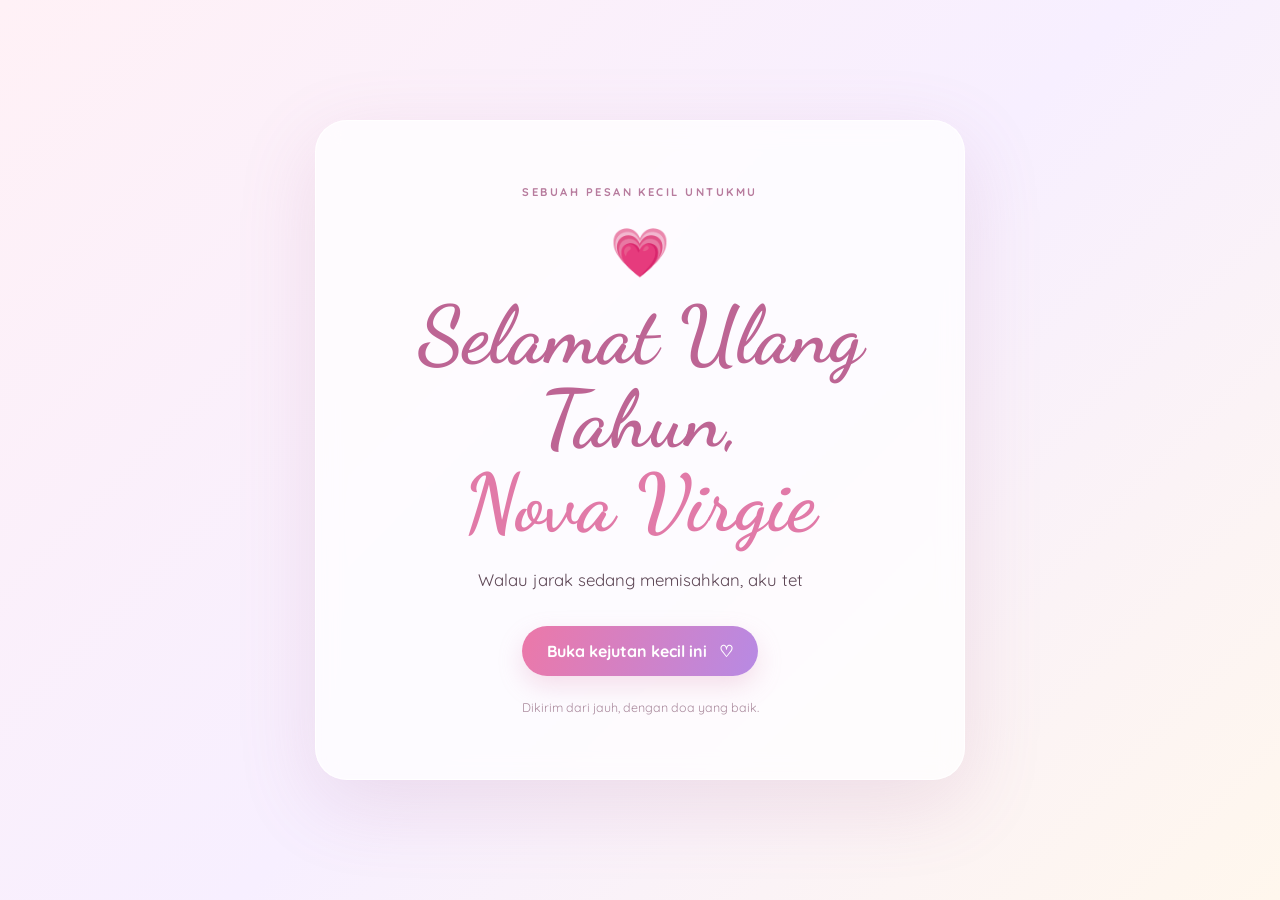
<file: index.html>
<!DOCTYPE html>
<html lang="id">
<head>
  <meta charset="UTF-8">
  <meta name="viewport" content="width=device-width, initial-scale=1.0">
  <meta name="theme-color" content="#fff0f6">
  <meta name="description" content="Sebuah kejutan kecil untuk Nova Virgie.">
  <title>Untuk Nova Virgie 💗</title>
  <link rel="preconnect" href="https://fonts.googleapis.com">
  <link rel="preconnect" href="https://fonts.gstatic.com" crossorigin>
  <link href="https://fonts.googleapis.com/css2?family=Dancing+Script:wght@600;700&family=Quicksand:wght@400;500;600;700&display=swap" rel="stylesheet">
  <link rel="stylesheet" href="style.css">
  <script src="https://cdnjs.cloudflare.com/ajax/libs/gsap/3.12.2/gsap.min.js" defer></script>
  <script src="script.js" defer></script>
</head>
<body class="home-page">
  <div class="sparkle-layer" aria-hidden="true"></div>
  <div class="home-card">
    <div class="eyebrow">SEBUAH PESAN KECIL UNTUKMU</div>
    <div class="big-heart" aria-hidden="true">💗</div>
    <h1>Selamat Ulang Tahun,<br><span>Nova Virgie</span></h1>
    <p class="greeting" id="greeting">Ada sesuatu yang ingin aku sampaikan untukmu...</p>
    <a class="primary-button" href="cause.html">Buka kejutan kecil ini <span>♡</span></a>
    <p class="tiny-note">Dikirim dari jauh, dengan doa yang baik.</p>
  </div>
  <div class="floating-hearts" aria-hidden="true"></div>
</body>
</html>
</file>
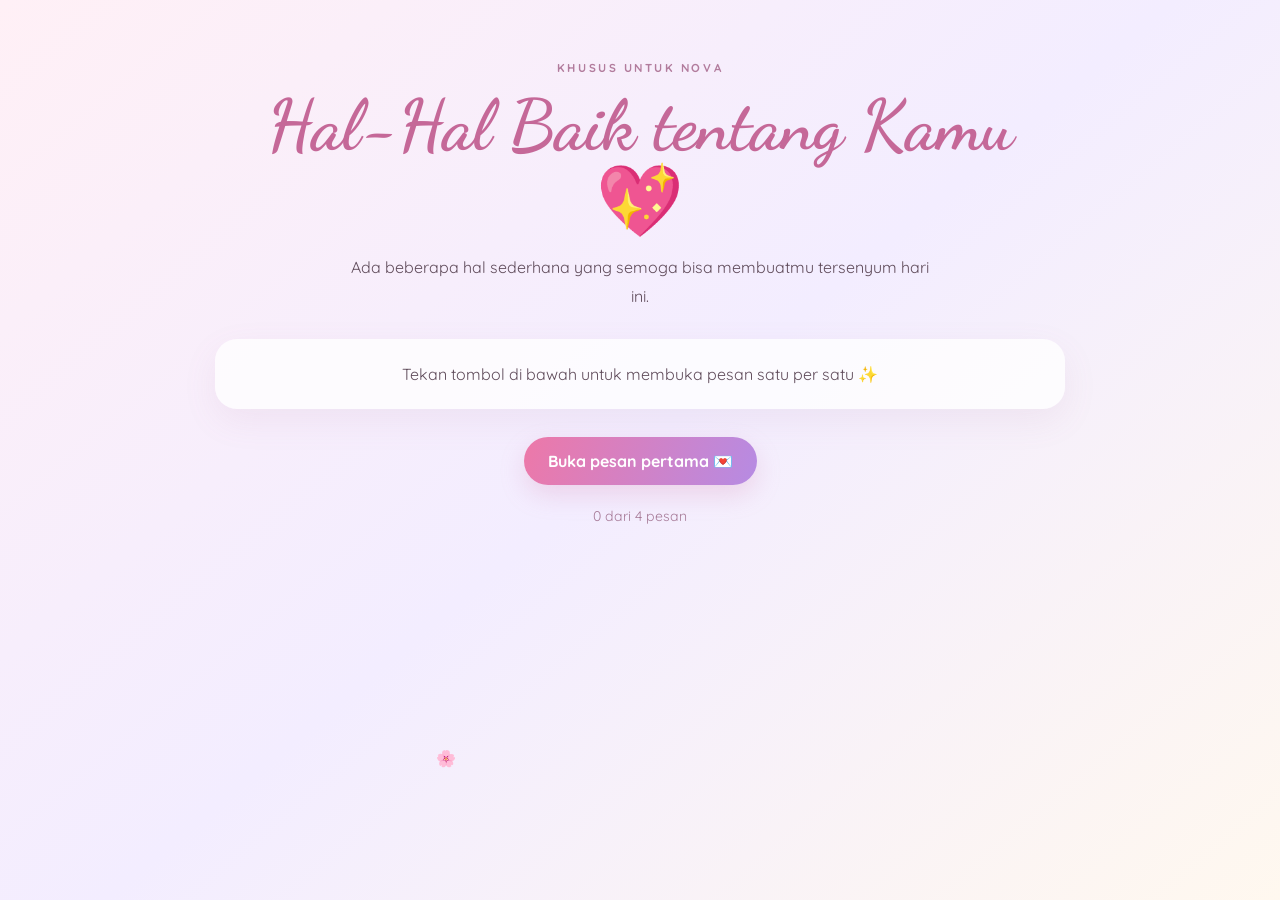
<file: cause.html>
<!DOCTYPE html>
<html lang="id">
<head>
  <meta charset="UTF-8">
  <meta name="viewport" content="width=device-width, initial-scale=1.0">
  <meta name="theme-color" content="#fff0f6">
  <title>Hal-Hal Baik tentang Nova 💕</title>
  <link rel="preconnect" href="https://fonts.googleapis.com">
  <link href="https://fonts.googleapis.com/css2?family=Dancing+Script:wght@600;700&family=Quicksand:wght@400;500;600;700&display=swap" rel="stylesheet">
  <link rel="stylesheet" href="cause.css">
  <script src="https://cdnjs.cloudflare.com/ajax/libs/gsap/3.12.2/gsap.min.js" defer></script>
  <script src="cause.js" defer></script>
</head>
<body>
  <main class="container">
    <p class="eyebrow">KHUSUS UNTUK NOVA</p>
    <h1>Hal-Hal Baik tentang Kamu 💖</h1>
    <p class="intro">Ada beberapa hal sederhana yang semoga bisa membuatmu tersenyum hari ini.</p>
    <section id="reasons-container" class="reasons" aria-live="polite">
      <div class="empty-state">Tekan tombol di bawah untuk membuka pesan satu per satu ✨</div>
    </section>
    <button class="shuffle-button" id="next-button" type="button">Buka pesan pertama 💌</button>
    <p class="reason-counter" id="reason-counter">0 dari 4 pesan</p>
    <div class="ending-section" id="ending-section" hidden>
      <div class="ending-text">Semoga hari-harimu selalu dipenuhi hal baik. 🌷</div>
      <a class="primary-button" href="last.html">Ada satu pesan lagi untukmu →</a>
    </div>
  </main>
</body>
</html>
</file>
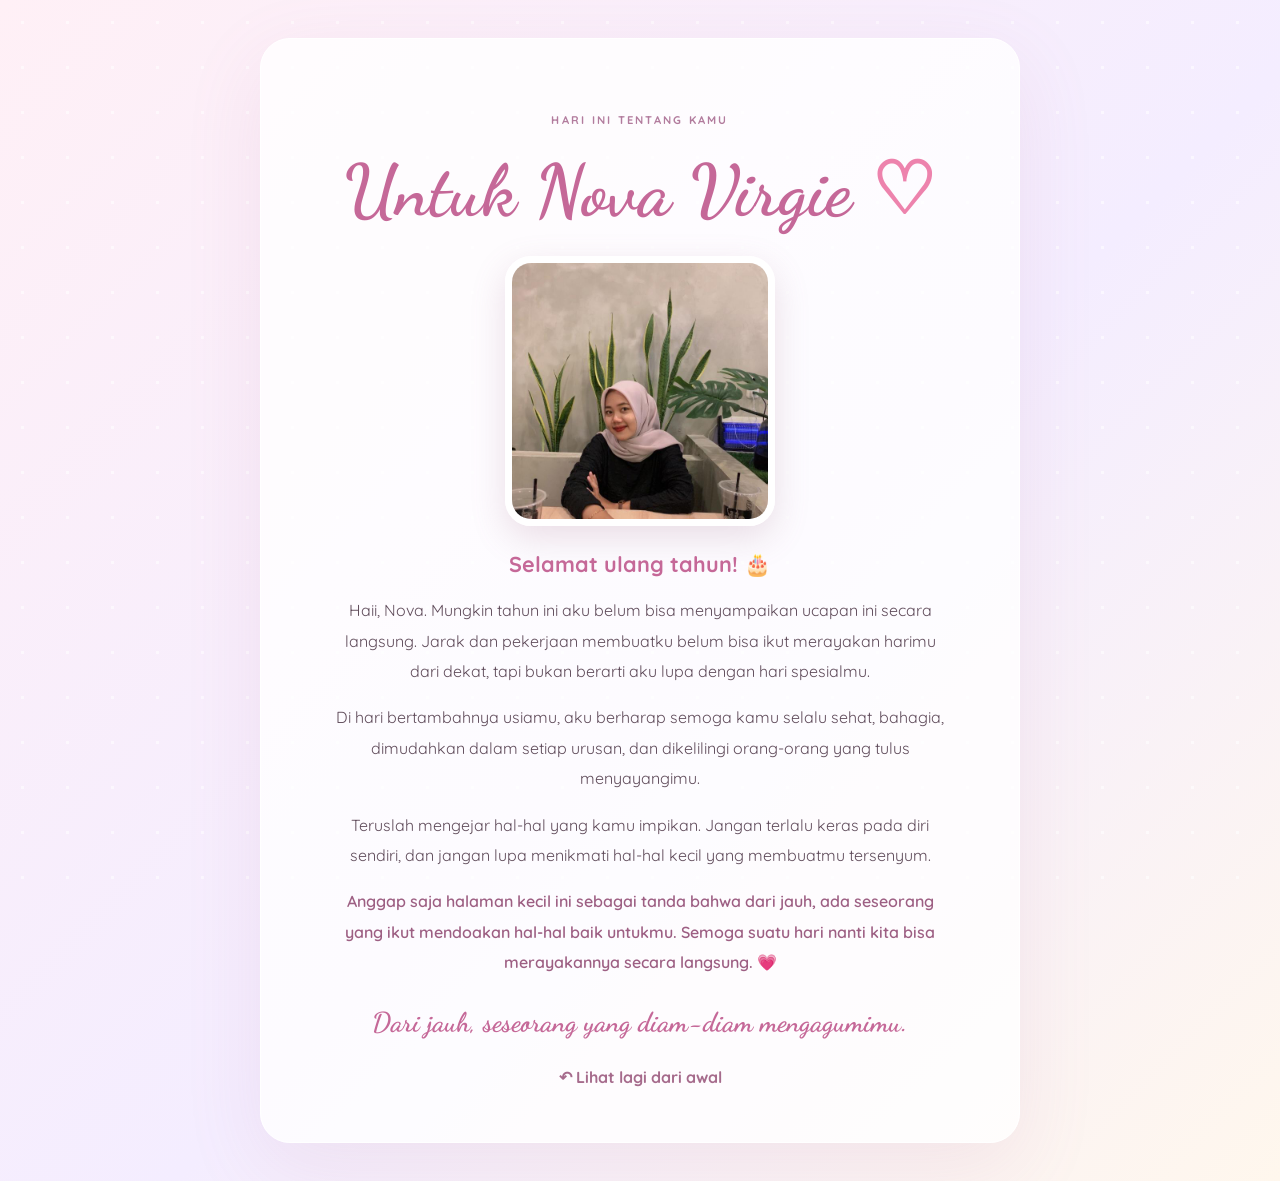
<file: last.html>
<!doctype html>
<html lang="id">
  <head>
    <meta charset="UTF-8" />
    <meta name="viewport" content="width=device-width, initial-scale=1.0" />
    <meta name="theme-color" content="#fff0f6" />
    <meta name="description" content="Ucapan ulang tahun kecil untuk Nova Virgie." />
    <title>Sebuah Doa untuk Nova Virgie 💝</title>
    <link rel="preconnect" href="https://fonts.googleapis.com" />
    <link href="https://fonts.googleapis.com/css2?family=Dancing+Script:wght@600;700&family=Quicksand:wght@400;500;600;700&display=swap" rel="stylesheet" />
    <link rel="stylesheet" href="last.css" />
  </head>
  <body>
    <div class="sparkles" aria-hidden="true"></div>
    <main class="final-card">
      <p class="eyebrow">HARI INI TENTANG KAMU</p>
      <h1>Untuk Nova Virgie <span>♡</span></h1>
      <img class="portrait" src="d1.jpg" alt="Foto Nova Virgie" />
      <h2>Selamat ulang tahun! 🎂</h2>
      <p>Haii, Nova. Mungkin tahun ini aku belum bisa menyampaikan ucapan ini secara langsung. Jarak dan pekerjaan membuatku belum bisa ikut merayakan harimu dari dekat, tapi bukan berarti aku lupa dengan hari spesialmu.</p>
      <p>Di hari bertambahnya usiamu, aku berharap semoga kamu selalu sehat, bahagia, dimudahkan dalam setiap urusan, dan dikelilingi orang-orang yang tulus menyayangimu.</p>
      <p>Teruslah mengejar hal-hal yang kamu impikan. Jangan terlalu keras pada diri sendiri, dan jangan lupa menikmati hal-hal kecil yang membuatmu tersenyum.</p>
      <p class="closing">Anggap saja halaman kecil ini sebagai tanda bahwa dari jauh, ada seseorang yang ikut mendoakan hal-hal baik untukmu. Semoga suatu hari nanti kita bisa merayakannya secara langsung. 💗</p>
      <div class="signature">Dari jauh, seseorang yang diam-diam mengagumimu.</div>
      <a class="back-link" href="index.html">↶ Lihat lagi dari awal</a>
    </main>
    <script src="last.js" defer></script>
  </body>
</html>
</file>
<file: style.css>
* { box-sizing: border-box; }
:root { --pink:#f06ca5; --deep:#a84d80; --ink:#5d4655; }
html, body { margin:0; min-height:100%; }
body { font-family:'Quicksand',sans-serif; color:var(--ink); }
.home-page {
  min-height:100vh; display:grid; place-items:center; overflow:hidden; padding:24px;
  background:linear-gradient(135deg,#fff1f6,#f7efff 52%,#fff7ed);
  position:relative;
}
.home-card {
  position:relative; z-index:2; width:min(100%,650px); padding:clamp(30px,7vw,64px) 28px;
  text-align:center; border:1px solid rgba(255,255,255,.9); border-radius:32px;
  background:rgba(255,255,255,.72); box-shadow:0 24px 80px rgba(176,105,145,.16);
  backdrop-filter:blur(12px);
}
.eyebrow { letter-spacing:.22em; font-size:.7rem; font-weight:700; color:#b77b9d; }
.big-heart { font-size:3rem; margin:22px 0 8px; animation:beat 1.5s infinite; }
h1 { font-family:'Dancing Script',cursive; font-size:clamp(2.8rem,8vw,5rem); line-height:1.05; color:#bd6594; margin:12px 0 20px; }
h1 span { color:#e17aa8; }
.greeting { min-height:2em; font-size:1.05rem; line-height:1.8; margin:0 auto 28px; }
.primary-button { display:inline-flex; gap:12px; align-items:center; padding:15px 25px; border-radius:999px; color:white; text-decoration:none; font-weight:700; background:linear-gradient(110deg,#ec78a8,#b78ae4); box-shadow:0 10px 24px #d98bb544; transition:transform .2s,box-shadow .2s; }
.primary-button:hover { transform:translateY(-3px); box-shadow:0 14px 28px #d98bb566; }
.tiny-note { font-size:.78rem; color:#aa8a9d; margin:24px 0 0; }
.floating-hearts,.sparkle-layer { position:fixed; inset:0; pointer-events:none; overflow:hidden; }
.heart { position:absolute; bottom:-40px; animation:rise linear forwards; opacity:.65; }
@keyframes rise { to { transform:translateY(-110vh) rotate(25deg); opacity:0; } }
@keyframes beat { 50% { transform:scale(1.14); } }
@media(max-width:480px) { .home-card { border-radius:24px; } .greeting { font-size:.95rem; } }
</file>
<file: cause.css>
* { box-sizing:border-box; }
:root { --pink:#ed75a7; --ink:#604c5b; }
body { min-height:100vh; margin:0; padding:48px 20px; font-family:'Quicksand',sans-serif; color:var(--ink); background:linear-gradient(140deg,#fff0f6,#f3edff,#fff8ef); }
.container { width:min(100%,850px); margin:0 auto; text-align:center; }
.eyebrow { font-size:.72rem; letter-spacing:.22em; font-weight:700; color:#b27c9d; }
h1 { font:700 clamp(2.5rem,7vw,4.4rem)/1.1 'Dancing Script',cursive; color:#c56898; margin:12px 0; }
.intro { line-height:1.8; margin:0 auto 28px; max-width:580px; }
.reasons { display:grid; gap:16px; }
.empty-state,.reason-card { padding:25px; border-radius:22px; background:#ffffffc9; box-shadow:0 12px 35px #a66b8c16; }
.reason-card { display:grid; grid-template-columns:1fr 130px; align-items:center; gap:20px; text-align:left; animation:appear .45s ease both; }
.reason-text { line-height:1.8; font-weight:600; }
.reason-card img { width:100%; max-height:120px; object-fit:contain; border-radius:12px; }
.shuffle-button,.primary-button { display:inline-flex; justify-content:center; align-items:center; margin:28px 0 8px; padding:14px 24px; border:0; border-radius:999px; color:white; background:linear-gradient(110deg,#ed78a8,#b68be3); font:700 1rem 'Quicksand',sans-serif; text-decoration:none; cursor:pointer; box-shadow:0 10px 25px #d98bb544; transition:transform .2s; }
.shuffle-button:hover,.primary-button:hover { transform:translateY(-3px); }
.reason-counter { color:#a77b98; font-size:.88rem; }
.ending-section { margin-top:35px; padding:28px; border-radius:24px; background:#ffffffa8; }
.ending-text { font:700 2rem 'Dancing Script',cursive; color:#c56898; }
.floating { position:fixed; pointer-events:none; animation:float 4s ease-in-out infinite; }
@keyframes appear { from { opacity:0; transform:translateY(15px); } to { opacity:1; transform:translateY(0); } }
@keyframes float { 50% { transform:translateY(-18px) rotate(10deg); } }
@media(max-width:560px) { body { padding:34px 15px; } .reason-card { grid-template-columns:1fr; text-align:center; } .reason-card img { max-height:100px; } }
</file>
<file: last.css>
* { box-sizing:border-box; }
body { margin:0; min-height:100vh; padding:38px 18px; display:grid; place-items:center; font-family:'Quicksand',sans-serif; color:#604c5b; background:linear-gradient(135deg,#fff0f6,#f4edff 55%,#fff7ed); }
.final-card { position:relative; z-index:1; width:min(100%,760px); padding:clamp(26px,6vw,55px); text-align:center; border:1px solid #ffffff; border-radius:30px; background:#ffffffc9; box-shadow:0 24px 80px #b46d951c; }
.eyebrow { letter-spacing:.2em; font-size:.7rem; font-weight:700; color:#b27c9d; }
h1 { margin:10px 0 22px; color:#c56898; font:700 clamp(2.8rem,8vw,4.5rem) 'Dancing Script',cursive; }
h1 span { color:#ed83ad; }
.portrait { display:block; width:min(100%,270px); aspect-ratio:1/1; object-fit:cover; object-position:center 40%; margin:0 auto 24px; border:7px solid white; border-radius:26px; box-shadow:0 12px 35px #9c648333; }
h2 { color:#c56898; font-size:1.35rem; }
.final-card p { line-height:1.9; margin:16px auto; max-width:610px; }
.closing { font-weight:600; color:#9d5f83; }
.signature { margin-top:28px; font:700 1.7rem 'Dancing Script',cursive; color:#c56898; }
.back-link { display:inline-block; margin-top:28px; color:#a66b8c; text-decoration:none; font-weight:700; }
.back-link:hover { text-decoration:underline; }
.sparkles { position:fixed; inset:0; pointer-events:none; background-image:radial-gradient(#fff 1.5px,transparent 1.5px); background-size:45px 45px; opacity:.55; animation:drift 14s linear infinite; }
@keyframes drift { to { background-position:45px 90px; } }
</file>
